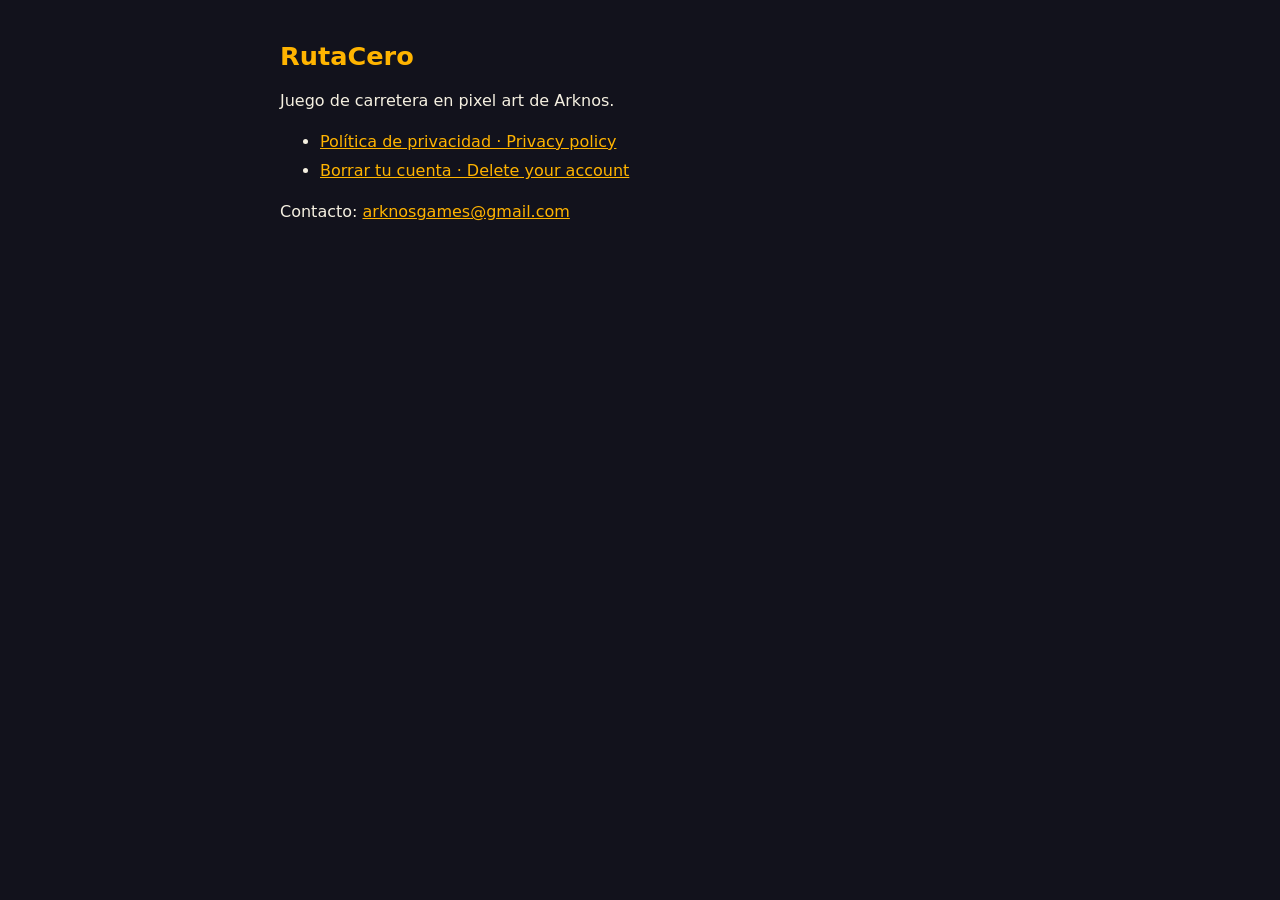
<file: index.html>
<!doctype html>
<html lang="es">
<head>
<meta charset="utf-8">
<meta name="viewport" content="width=device-width, initial-scale=1">
<title>RutaCero</title>
<link rel="stylesheet" href="estilo.css">
</head>
<body>
<main>
<h1>RutaCero</h1>
<p>Juego de carretera en pixel art de Arknos.</p>
<ul>
  <li><a href="privacidad.html">Política de privacidad · Privacy policy</a></li>
  <li><a href="borrar-cuenta.html">Borrar tu cuenta · Delete your account</a></li>
</ul>
<p>Contacto: <a href="mailto:arknosgames@gmail.com">arknosgames@gmail.com</a></p>
</main>
</body>
</html>
</file>
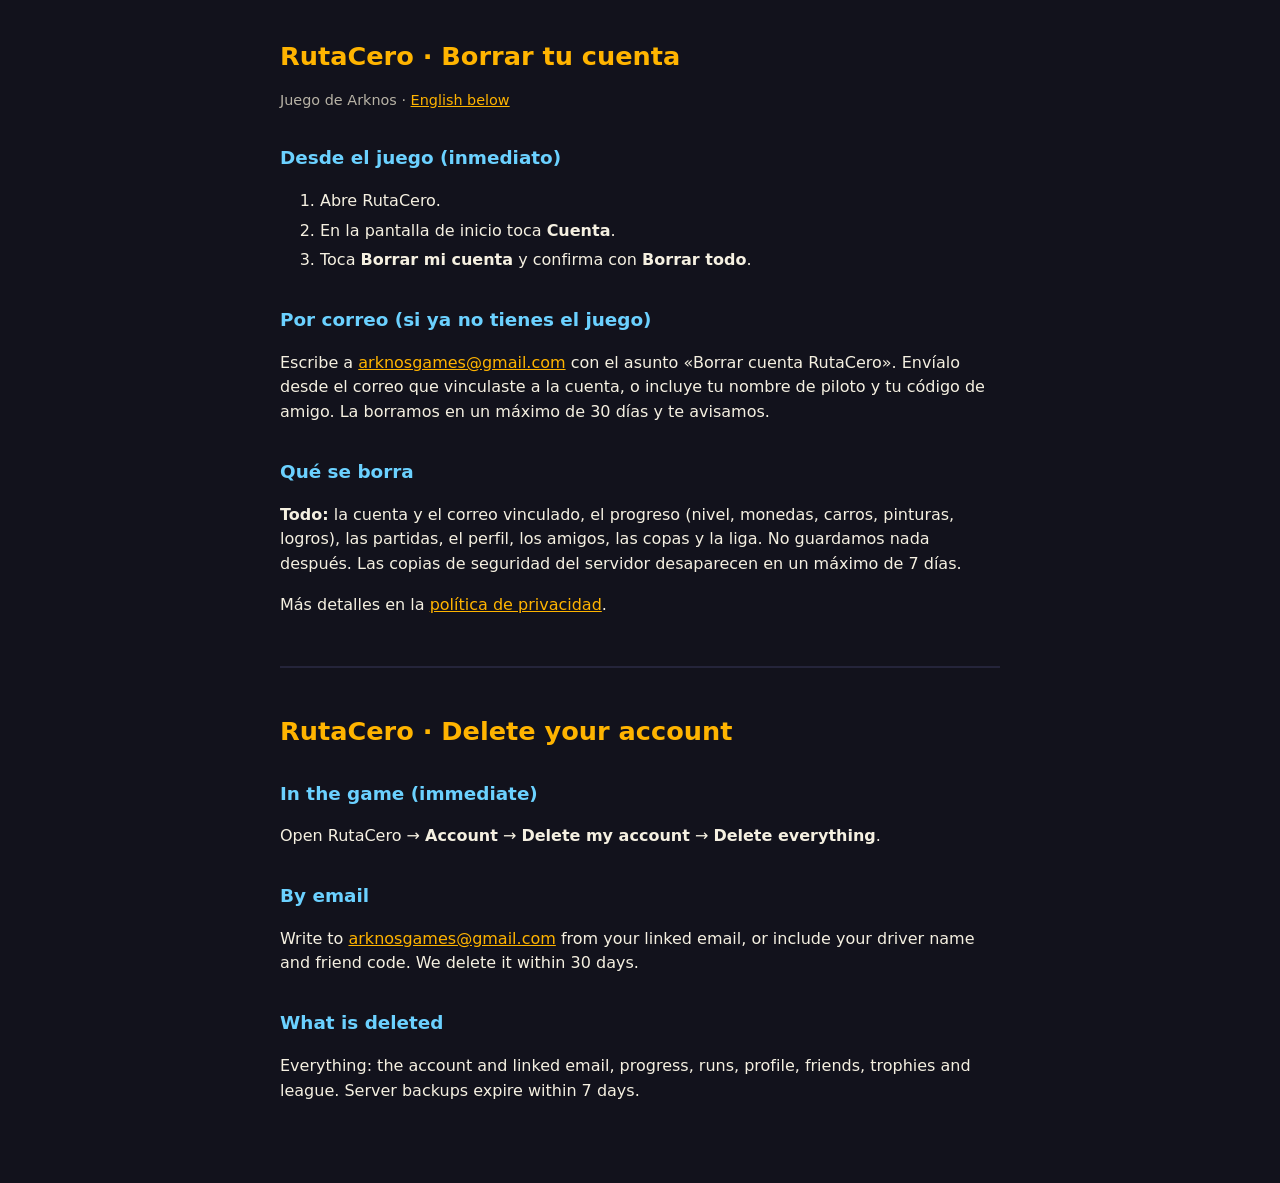
<file: borrar-cuenta.html>
<!doctype html>
<html lang="es">
<head>
<meta charset="utf-8">
<meta name="viewport" content="width=device-width, initial-scale=1">
<title>RutaCero · Borrar tu cuenta</title>
<link rel="stylesheet" href="estilo.css">
</head>
<body>
<main>
<h1>RutaCero · Borrar tu cuenta</h1>
<p class="fecha">Juego de Arknos · <a href="#english">English below</a></p>

<h2>Desde el juego (inmediato)</h2>
<ol>
  <li>Abre RutaCero.</li>
  <li>En la pantalla de inicio toca <strong>Cuenta</strong>.</li>
  <li>Toca <strong>Borrar mi cuenta</strong> y confirma con <strong>Borrar todo</strong>.</li>
</ol>

<h2>Por correo (si ya no tienes el juego)</h2>
<p>Escribe a <a href="mailto:arknosgames@gmail.com?subject=Borrar%20cuenta%20RutaCero">arknosgames@gmail.com</a> con el asunto «Borrar cuenta RutaCero». Envíalo desde el correo que vinculaste a la cuenta, o incluye tu nombre de piloto y tu código de amigo. La borramos en un máximo de 30 días y te avisamos.</p>

<h2>Qué se borra</h2>
<p><strong>Todo:</strong> la cuenta y el correo vinculado, el progreso (nivel, monedas, carros, pinturas, logros), las partidas, el perfil, los amigos, las copas y la liga. No guardamos nada después. Las copias de seguridad del servidor desaparecen en un máximo de 7 días.</p>
<p>Más detalles en la <a href="privacidad.html">política de privacidad</a>.</p>

<hr>

<h1 id="english">RutaCero · Delete your account</h1>
<h2>In the game (immediate)</h2>
<p>Open RutaCero → <strong>Account</strong> → <strong>Delete my account</strong> → <strong>Delete everything</strong>.</p>
<h2>By email</h2>
<p>Write to <a href="mailto:arknosgames@gmail.com?subject=Delete%20RutaCero%20account">arknosgames@gmail.com</a> from your linked email, or include your driver name and friend code. We delete it within 30 days.</p>
<h2>What is deleted</h2>
<p>Everything: the account and linked email, progress, runs, profile, friends, trophies and league. Server backups expire within 7 days.</p>
</main>
</body>
</html>
</file>
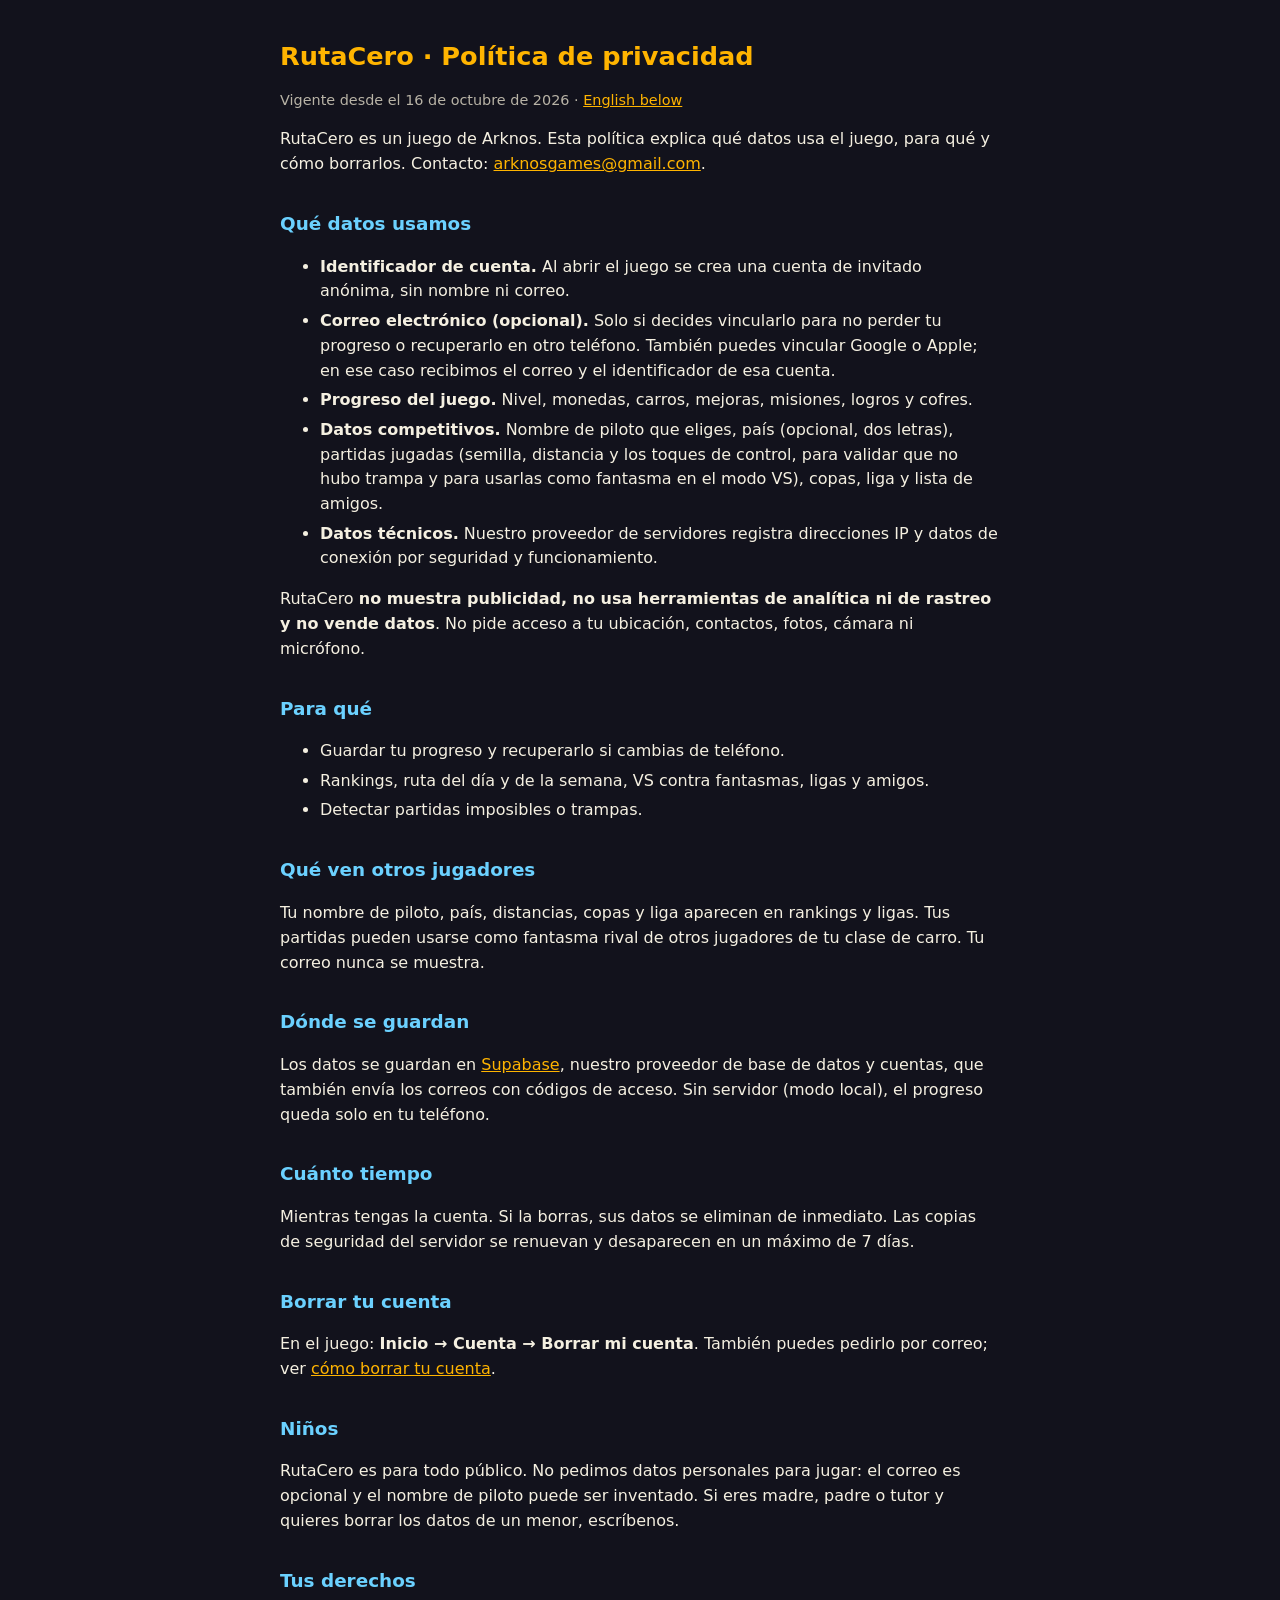
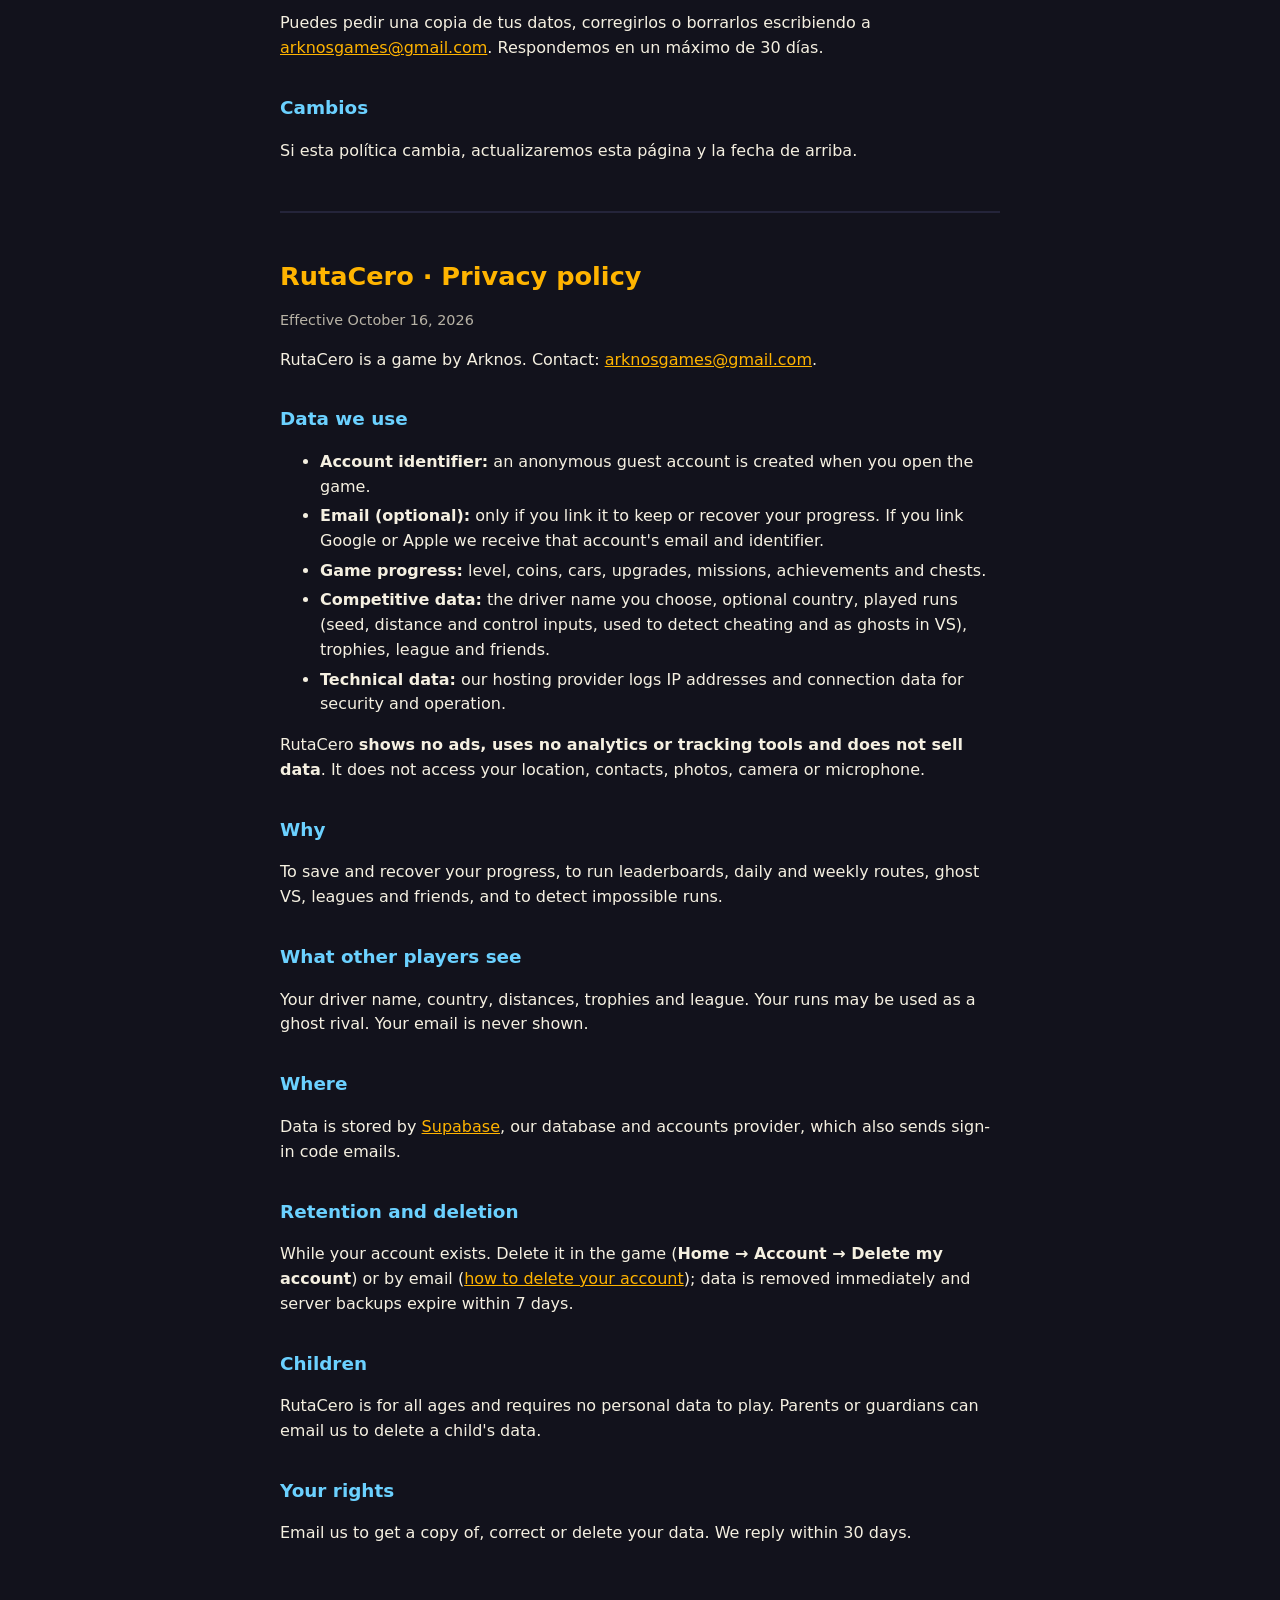
<file: privacidad.html>
<!doctype html>
<html lang="es">
<head>
<meta charset="utf-8">
<meta name="viewport" content="width=device-width, initial-scale=1">
<title>RutaCero · Política de privacidad</title>
<link rel="stylesheet" href="estilo.css">
</head>
<body>
<main>
<h1>RutaCero · Política de privacidad</h1>
<p class="fecha">Vigente desde el 16 de octubre de 2026 · <a href="#english">English below</a></p>

<p>RutaCero es un juego de Arknos. Esta política explica qué datos usa el juego, para qué y cómo borrarlos. Contacto: <a href="mailto:arknosgames@gmail.com">arknosgames@gmail.com</a>.</p>

<h2>Qué datos usamos</h2>
<ul>
  <li><strong>Identificador de cuenta.</strong> Al abrir el juego se crea una cuenta de invitado anónima, sin nombre ni correo.</li>
  <li><strong>Correo electrónico (opcional).</strong> Solo si decides vincularlo para no perder tu progreso o recuperarlo en otro teléfono. También puedes vincular Google o Apple; en ese caso recibimos el correo y el identificador de esa cuenta.</li>
  <li><strong>Progreso del juego.</strong> Nivel, monedas, carros, mejoras, misiones, logros y cofres.</li>
  <li><strong>Datos competitivos.</strong> Nombre de piloto que eliges, país (opcional, dos letras), partidas jugadas (semilla, distancia y los toques de control, para validar que no hubo trampa y para usarlas como fantasma en el modo VS), copas, liga y lista de amigos.</li>
  <li><strong>Datos técnicos.</strong> Nuestro proveedor de servidores registra direcciones IP y datos de conexión por seguridad y funcionamiento.</li>
</ul>
<p>RutaCero <strong>no muestra publicidad, no usa herramientas de analítica ni de rastreo y no vende datos</strong>. No pide acceso a tu ubicación, contactos, fotos, cámara ni micrófono.</p>

<h2>Para qué</h2>
<ul>
  <li>Guardar tu progreso y recuperarlo si cambias de teléfono.</li>
  <li>Rankings, ruta del día y de la semana, VS contra fantasmas, ligas y amigos.</li>
  <li>Detectar partidas imposibles o trampas.</li>
</ul>

<h2>Qué ven otros jugadores</h2>
<p>Tu nombre de piloto, país, distancias, copas y liga aparecen en rankings y ligas. Tus partidas pueden usarse como fantasma rival de otros jugadores de tu clase de carro. Tu correo nunca se muestra.</p>

<h2>Dónde se guardan</h2>
<p>Los datos se guardan en <a href="https://supabase.com/privacy">Supabase</a>, nuestro proveedor de base de datos y cuentas, que también envía los correos con códigos de acceso. Sin servidor (modo local), el progreso queda solo en tu teléfono.</p>

<h2>Cuánto tiempo</h2>
<p>Mientras tengas la cuenta. Si la borras, sus datos se eliminan de inmediato. Las copias de seguridad del servidor se renuevan y desaparecen en un máximo de 7 días.</p>

<h2>Borrar tu cuenta</h2>
<p>En el juego: <strong>Inicio → Cuenta → Borrar mi cuenta</strong>. También puedes pedirlo por correo; ver <a href="borrar-cuenta.html">cómo borrar tu cuenta</a>.</p>

<h2>Niños</h2>
<p>RutaCero es para todo público. No pedimos datos personales para jugar: el correo es opcional y el nombre de piloto puede ser inventado. Si eres madre, padre o tutor y quieres borrar los datos de un menor, escríbenos.</p>

<h2>Tus derechos</h2>
<p>Puedes pedir una copia de tus datos, corregirlos o borrarlos escribiendo a <a href="mailto:arknosgames@gmail.com">arknosgames@gmail.com</a>. Respondemos en un máximo de 30 días.</p>

<h2>Cambios</h2>
<p>Si esta política cambia, actualizaremos esta página y la fecha de arriba.</p>

<hr>

<h1 id="english">RutaCero · Privacy policy</h1>
<p class="fecha">Effective October 16, 2026</p>
<p>RutaCero is a game by Arknos. Contact: <a href="mailto:arknosgames@gmail.com">arknosgames@gmail.com</a>.</p>
<h2>Data we use</h2>
<ul>
  <li><strong>Account identifier:</strong> an anonymous guest account is created when you open the game.</li>
  <li><strong>Email (optional):</strong> only if you link it to keep or recover your progress. If you link Google or Apple we receive that account's email and identifier.</li>
  <li><strong>Game progress:</strong> level, coins, cars, upgrades, missions, achievements and chests.</li>
  <li><strong>Competitive data:</strong> the driver name you choose, optional country, played runs (seed, distance and control inputs, used to detect cheating and as ghosts in VS), trophies, league and friends.</li>
  <li><strong>Technical data:</strong> our hosting provider logs IP addresses and connection data for security and operation.</li>
</ul>
<p>RutaCero <strong>shows no ads, uses no analytics or tracking tools and does not sell data</strong>. It does not access your location, contacts, photos, camera or microphone.</p>
<h2>Why</h2>
<p>To save and recover your progress, to run leaderboards, daily and weekly routes, ghost VS, leagues and friends, and to detect impossible runs.</p>
<h2>What other players see</h2>
<p>Your driver name, country, distances, trophies and league. Your runs may be used as a ghost rival. Your email is never shown.</p>
<h2>Where</h2>
<p>Data is stored by <a href="https://supabase.com/privacy">Supabase</a>, our database and accounts provider, which also sends sign-in code emails.</p>
<h2>Retention and deletion</h2>
<p>While your account exists. Delete it in the game (<strong>Home → Account → Delete my account</strong>) or by email (<a href="borrar-cuenta.html">how to delete your account</a>); data is removed immediately and server backups expire within 7 days.</p>
<h2>Children</h2>
<p>RutaCero is for all ages and requires no personal data to play. Parents or guardians can email us to delete a child's data.</p>
<h2>Your rights</h2>
<p>Email us to get a copy of, correct or delete your data. We reply within 30 days.</p>
</main>
</body>
</html>
</file>
<file: estilo.css>
:root { color-scheme: dark; }
body {
  margin: 0;
  background: #12121c;
  color: #f5f0e1;
  font: 16px/1.55 system-ui, -apple-system, "Segoe UI", Roboto, sans-serif;
}
main { max-width: 720px; margin: 0 auto; padding: 24px 16px 64px; }
h1 { color: #ffb400; font-size: 1.6rem; line-height: 1.2; }
h2 { color: #6bd1ff; font-size: 1.15rem; margin-top: 1.8em; }
a { color: #ffb400; }
.fecha { color: #b8b3a6; font-size: 0.9rem; }
hr { border: 0; border-top: 2px solid #24243a; margin: 48px 0; }
li { margin: 0.3em 0; }
</file>
